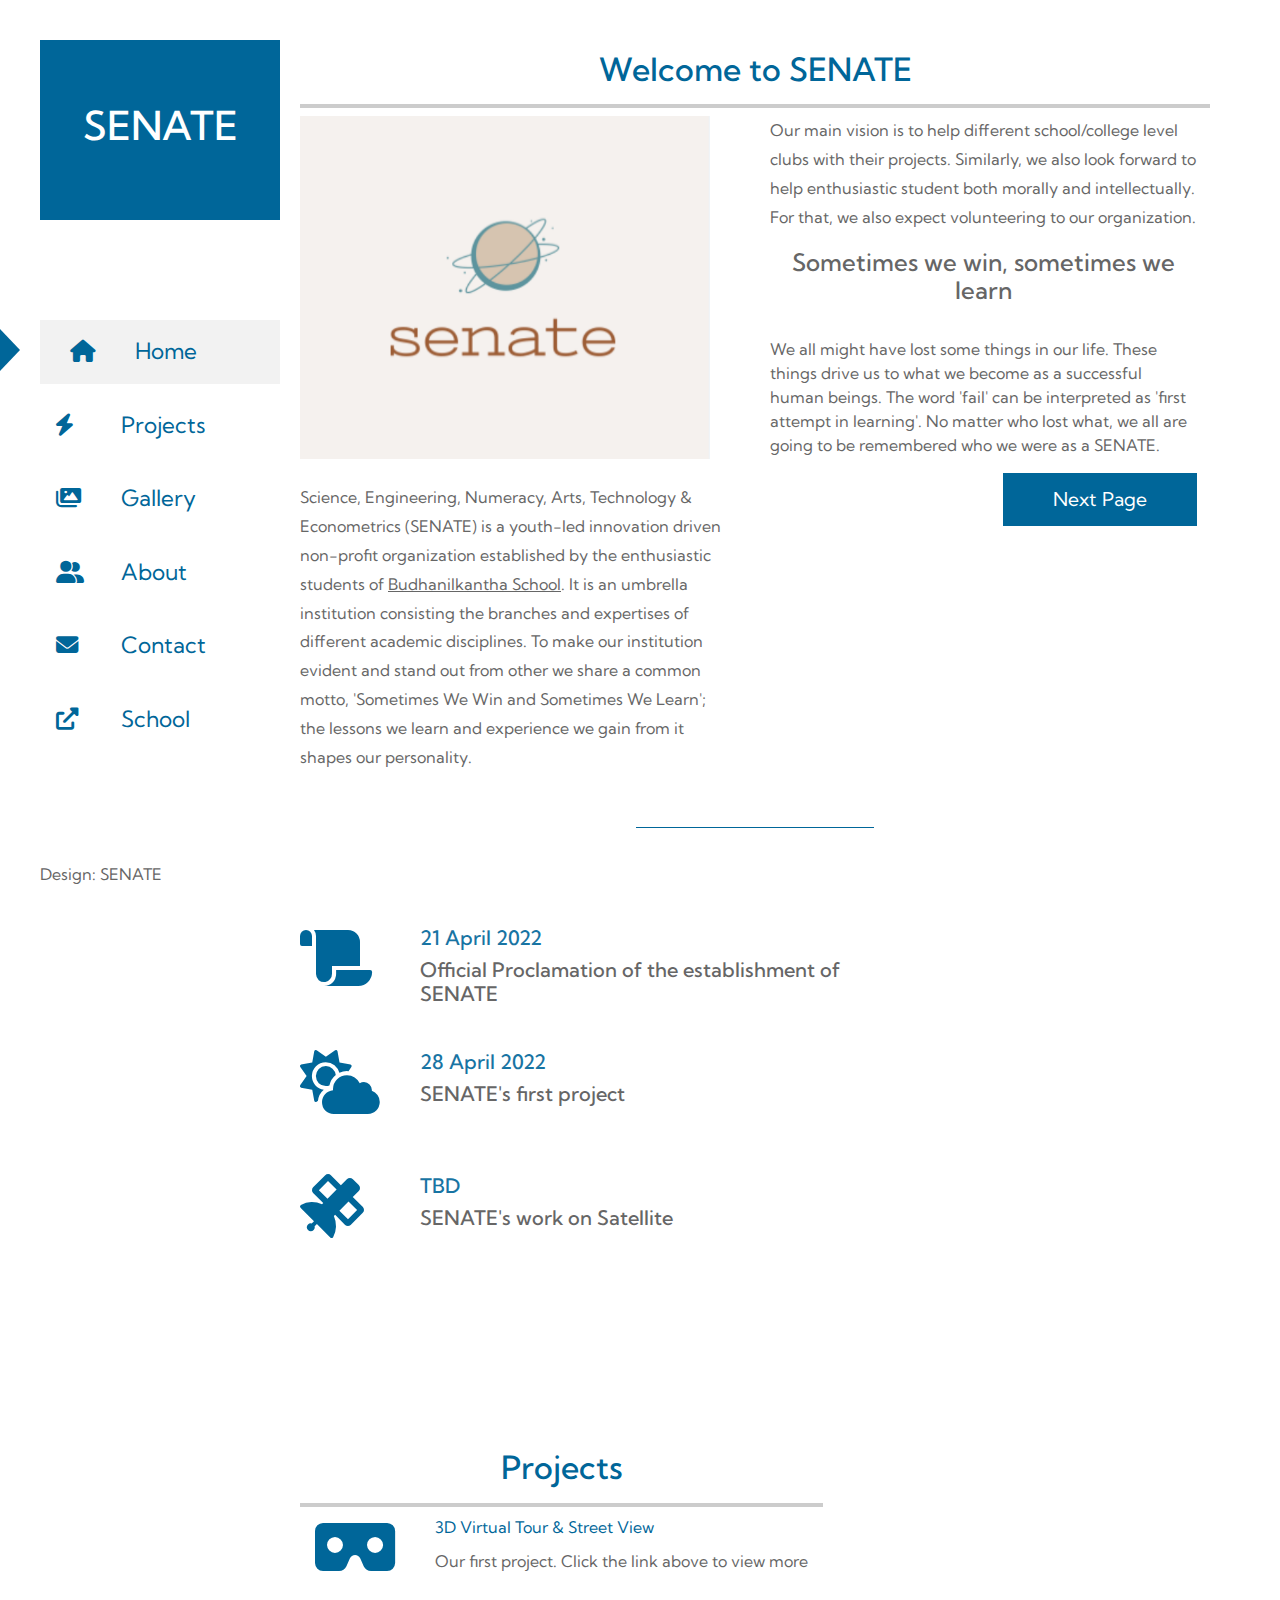
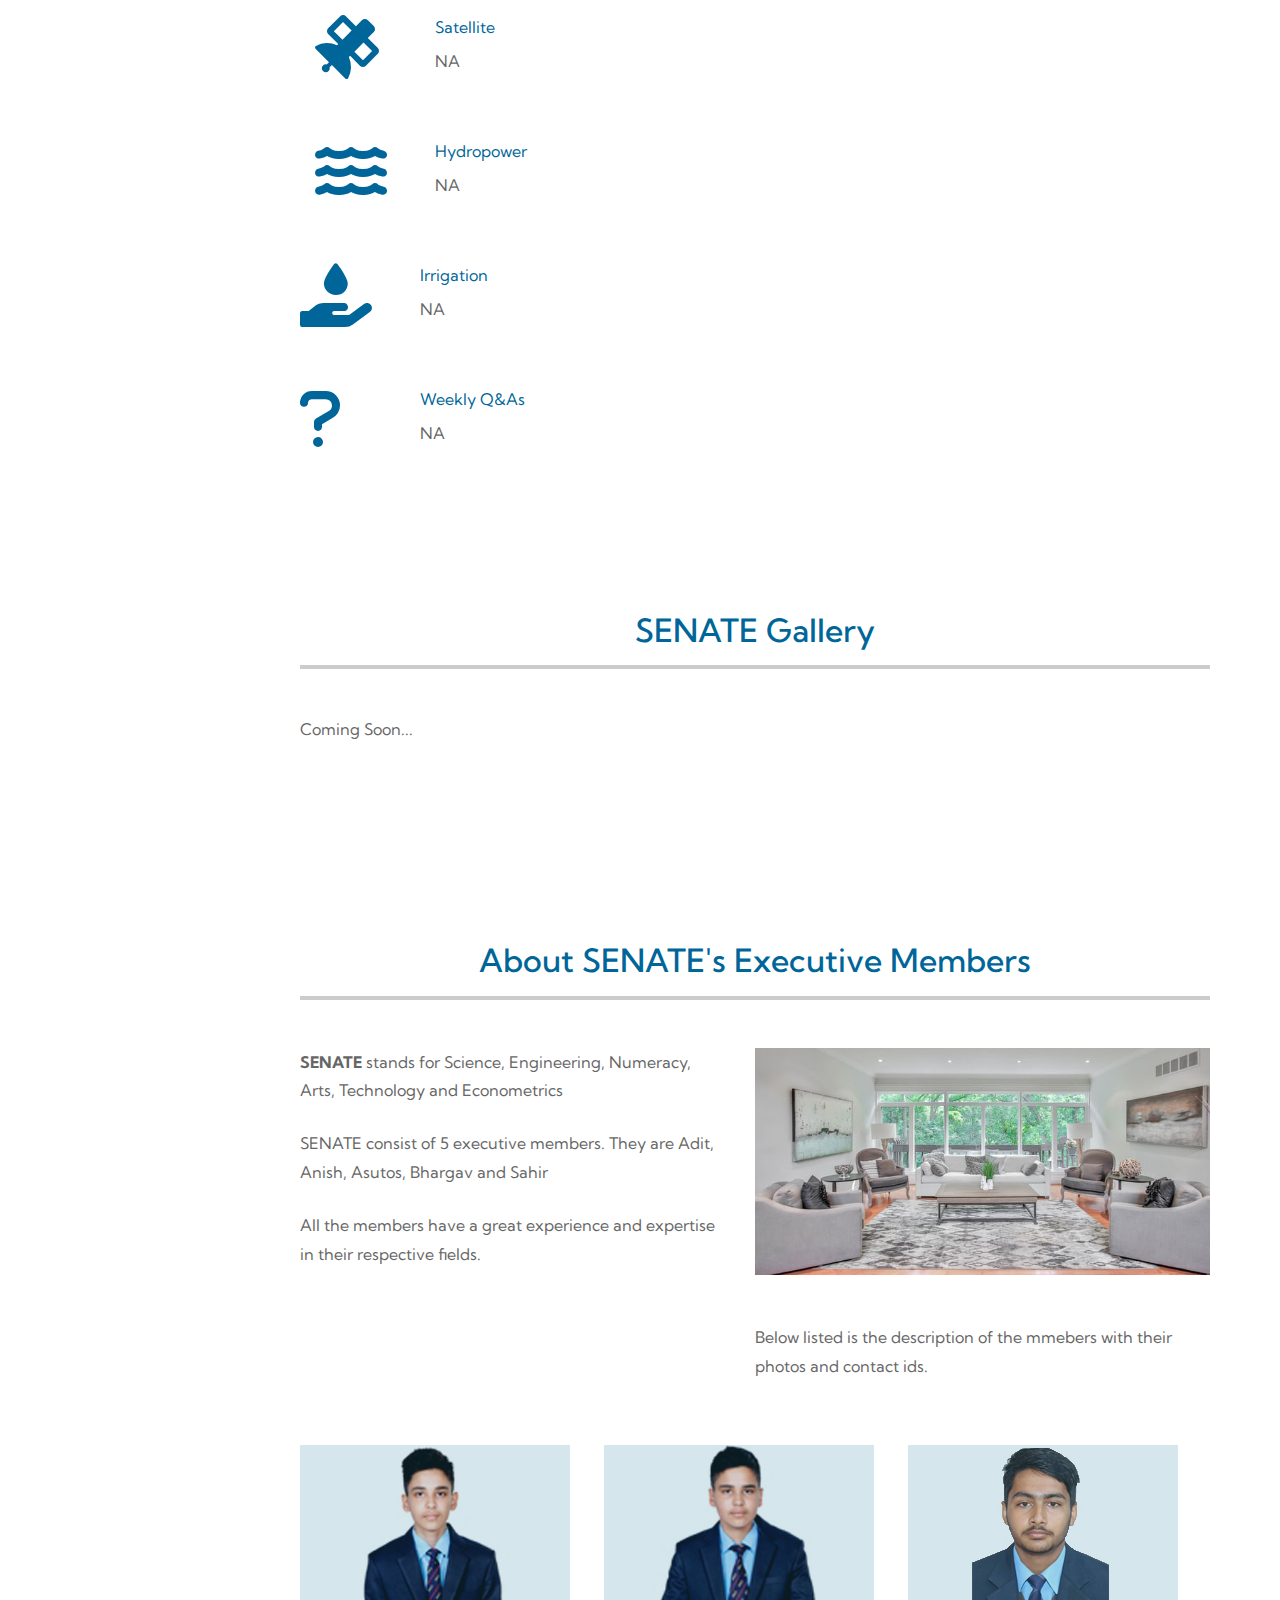
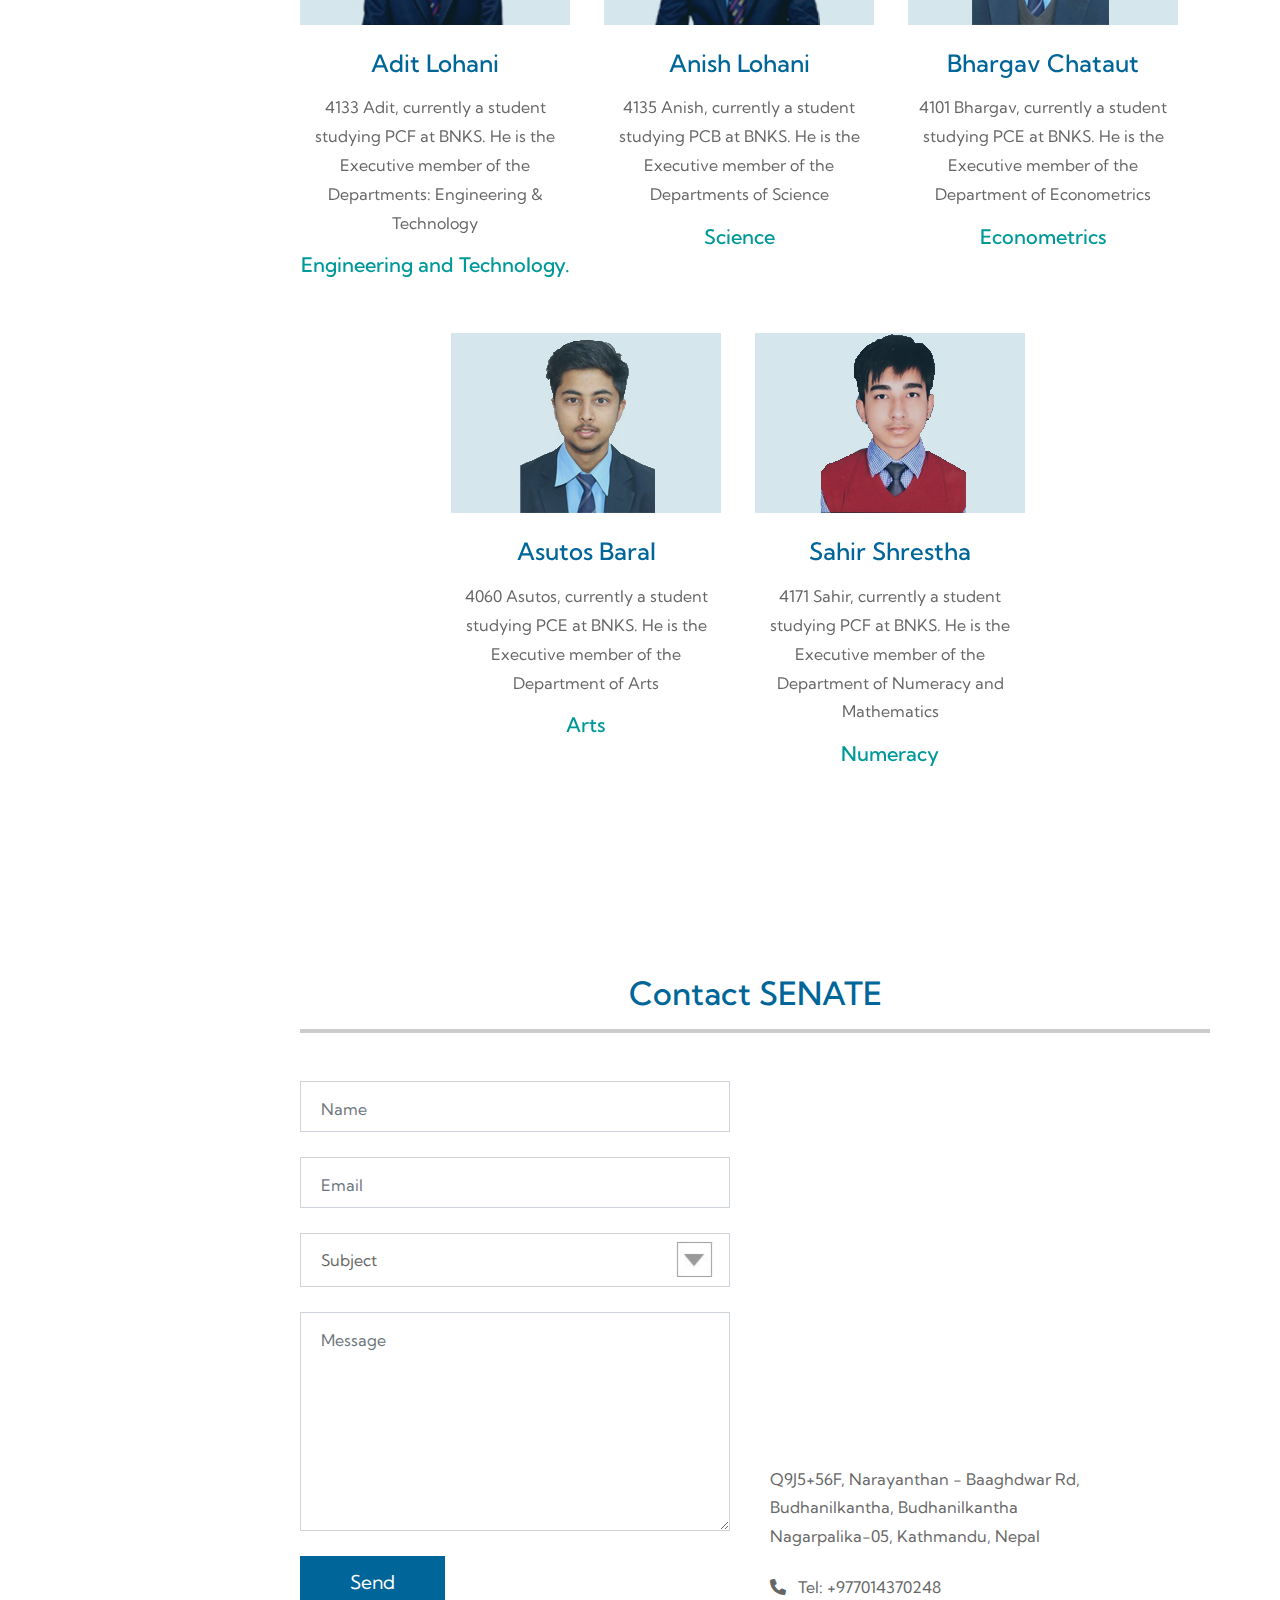
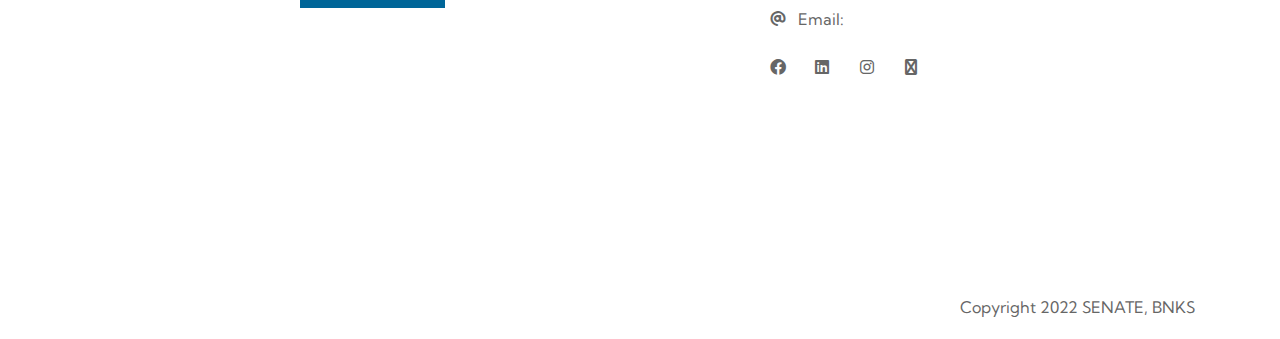
<file: index.html>
<!DOCTYPE html>
<html lang="en">
<head>
    <meta charset="UTF-8">
    <meta name="viewport" content="width=device-width, initial-scale=1.0">
    <title>SENATE, BNKS</title>
    <link href="https://fonts.googleapis.com/css2?family=Kumbh+Sans&display=swap" rel="stylesheet"> <!-- https://fonts.google.com/specimen/Kumbh+Sans -->
    <link rel="stylesheet" href="fontawesome/css/all.min.css">  <!-- https://fontawesome.com/-->  
    <link rel="stylesheet" href="css/magnific-popup.css">       <!-- https://dimsemenov.com/plugins/magnific-popup/ -->
    <link rel="stylesheet" href="css/bootstrap.min.css">        <!-- https://getbootstrap.com/ -->
    <link rel="stylesheet" href="slick/slick.min.css">          <!-- https://kenwheeler.github.io/slick/ -->
    <link rel="stylesheet" href="slick/slick-theme.css">
    <link rel="stylesheet" href="css/templatemo-upright.css">
    <!-- Favicon -->
    <link href="favicon.ico" rel="shortcut icon" />
<!--
    
TemplateMo 555 Upright

https://templatemo.com/tm-555-upright

-->
</head>
<body>    
    <div class="container-fluid">
        <div class="row">
            <!-- Leftside bar -->
            <div id="tm-sidebar" class="tm-sidebar"> 
                <nav class="tm-nav">
                    <button class="navbar-toggler" type="button" aria-label="Toggle navigation">
                        <i class="fas fa-bars"></i>
                    </button>
                    <div>
                        <div class="tm-brand-box">
                            <h1 class="tm-brand">SENATE</h1>
                        </div>                
                        <ul id="tm-main-nav">
                            <li class="nav-item">                                
                                <a href="#home" class="nav-link current">
                                    <div class="triangle-right"></div>
                                    <i class="fas fa-home nav-icon"></i>
                                    Home
                                </a>
                            </li>
                            <li class="nav-item">
                                <a href="#projects" class="nav-link">
                                    <div class="triangle-right"></div>
                                    <i class="fas fa-bolt nav-icon"></i>
                                    Projects
                                </a>
                            </li>
                            <li class="nav-item">
                                <a href="#gallery" class="nav-link">
                                    <div class="triangle-right"></div>
                                    <i class="fas fa-images nav-icon"></i>
                                    Gallery
                                </a>
                            </li>
                            <li class="nav-item">
                                <a href="#about" class="nav-link">
                                    <div class="triangle-right"></div>
                                    <i class="fas fa-user-friends nav-icon"></i>
                                    About
                                </a>
                            </li>
                            <li class="nav-item">
                                <a href="#contact" class="nav-link">
                                    <div class="triangle-right"></div>
                                    <i class="fas fa-envelope nav-icon"></i>
                                    Contact
                                </a>
                            </li>
                            <li class="nav-item">
                                <a href="http:/bnks.edu.np" class="nav-link external" target="_blank" rel="sponsored">
                                    <div class="triangle-right"></div>
                                    <i class="fas fa-external-link-alt nav-icon"></i>
                                    School
                                </a>
                            </li>
                        </ul>
                    </div>
                    <footer class="mb-3 tm-mt-100">
                        Design: SENATE
                    </footer>
                </nav>
            </div>
            
            <div class="tm-new">
                <!-- Home section -->
                <!--<div class="tm-parallax" data-parallax="scroll" data-image-src>-->
                    <!--<div class="tm-parallax" data-parallax="scroll" data-image-src></div>-->                   
                    <section id="home" class="tm-section">
                        <h2 class="tm-text-primary" align="center">Welcome to SENATE</h2>
                        <hr class="mb-2">
                        <div class="row">
                            <div class="col-lg-6 tm-col-home mb-4">
                                <div class="tm-text-container">
                                    <div class="media mb-4">
                                        <embed src="img/logo.png" width="410" height="343" align="center">
                                    </div>                                
                                    <p>
                                        Science, Engineering, Numeracy, Arts, Technology & Econometrics (SENATE) is a youth-led innovation driven non-profit organization established by the enthusiastic students of <a href="http:/bnks.edu.np" target="_blank"><u>Budhanilkantha School</u></a></a>. It is an umbrella institution consisting the branches and expertises of different academic disciplines. To make our institution evident and stand out from other we share a common motto, 'Sometimes We Win and Sometimes We Learn'; the lessons we learn and experience we gain from it shapes our personality.
                                    </p>
                                   
                                </div>                                
                            </div>
                            <div class="col-lg-6 tm-col-home mb-4">
                                <div class="tm-text-container">                             
                                    <p>
                                        Our main vision is to help different school/college level clubs with their projects. Similarly, we also look forward to help enthusiastic student both morally and intellectually. For that, we also expect volunteering to our organization.
                                    </p>
                                    <p>
                                        <h4 align="center">Sometimes we win, sometimes we learn</h4>
                                        <br>
                                          
                                        We all might have lost some things in our life. These things drive us to what 
                                        we become as a successful human beings. The word 'fail' can be interpreted
                                        as 'first attempt in learning'. No matter who lost what, we all are going to 
                                        be remembered who we were as a SENATE. 
                                    </p>
                                    <div class="text-right">
                                        <a href="#timeline" class="btn btn-primary tm-btn-next">Next Page</a>
                                    </div>                                    
                                </div>
                            </div>
                        </div>
                        <hr class="tm-hr-short mb-5">
                        <div class="row tm-row-home">                            
                            <div class="tm-col-home tm-col-home-l">
                                <section id="timeline" class="tm-section">
                                <div class="media mb-4">
                                    <i class="fas fa-scroll fa-4x tm-post-icon tm-text-primary"></i>
                                    <div class="media-body">
                                        <a><h5 color="#1874a3"><font color="#1874a3">21 April 2022</font></h5></a>
                                        <a><h5>Official Proclamation of the establishment of SENATE</h5></a>
                                    </div>                                    
                                </div>
                                <div class="media mb-4">
                                    <i class="fas fa-cloud-sun fa-4x tm-post-icon tm-text-primary"></i>
                                    <div class="media-body">
                                        <a><h5 color="#1874a3"><font color="#1874a3">28 April 2022</font></h5></a>
                                        <a href="3d.html" class="d-block mb-2 tm=text-primary tm-post-link"><h5>SENATE's first project</h5></a>  
                                    </div>                                    
                                </div>
                                <div class="media mb-4">
                                    <i class="fas fa-satellite fa-4x tm-post-icon tm-text-primary"></i>
                                    <div class="media-body">
                                        <a><h5 color="#1874a3"><font color="#1874a3">TBD</font></h5></a>
                                        <a href="#projects" class="d-block mb-2 tm=text-primary tm-post-link"><h5>SENATE's work on Satellite</h5></a>
                                    </div>                                    
                                </div>
                                </section>
                            </div>
                            
<!--<div class="tm-col-home mr-0 ml-auto">
                                <embed src="img/img-home-01-big.jpg" width="250">                               
                            </div>
                        </div>-->
                    </section>
                </div>
                <!-- Project -->
                <div class="tm-new">
                    <!--<div class="tm-parallax" data-parallax="scroll" data-image-src="img/img-02.jpg"></div>-->
                    <section id="projects" class="tm-section">
                        <h2 class="tm-text-primary" align="center">Projects</h2>
                        <hr class="mb-2">
                        <div class="container">
                            <div class="obj-card">
                                <div class="row">
                                    <div class="col-md-12">
                                        <div class="media mb-8">
                                            <i class="fas fa-vr-cardboard fa-4x tm-post-icon tm-text-primary"></i>
                                            <div class="media-body">
                                                <a href="3d.html" class="d-block mb-2 tm-text-primary tm-post-link">3D Virtual Tour & Street View </a>  
                                                <p>
                                                    Our first project. Click the link above to view more
                                                </p>
                                            </div>                                    
                                        </div> 
                                        <div class="media mb-4">
                                            <i class="fas fa-satellite fa-4x tm-post-icon tm-text-primary"></i>
                                            <div class="media-body">
                                                <a href="#" class="d-block mb-2 tm-text-primary tm-post-link">Satellite</a>  
                                                <p>
                                                    NA
                                                </p>
                                            </div>                                    
                                        </div> 
                                        <div class="media mb-4">
                                            <i class="fas fa-water fa-4x tm-post-icon tm-text-primary"></i>
                                            <div class="media-body">
                                                <a href="#" class="d-block mb-2 tm-text-primary tm-post-link">Hydropower</a>  
                                                <p>
                                                    NA
                                                </p>
                                            </div>                                    
                                        </div> 
                                    
                                </div>
                                </div>
                            </div>
                        </div>
                                            <div class="media mb-4">
                                                <i class="fa-solid fa-hand-holding-droplet fa-4x tm-post-icon tm-text-primary"></i>
                                             <div class="media-body">
                                                <a href="#" class="d-block mb-2 tm-text-primary tm-post-link">Irrigation</a>  
                                                <p>
                                                    NA
                                                </p>
                                </div>                                    
                            </div> 
                            <div class="media mb-4">
                                <i class="fas fa-question fa-4x tm-post-icon tm-text-primary"></i>
                                <div class="media-body">
                                    <a href="#" class="d-block mb-2 tm-text-primary tm-post-link">Weekly Q&As</a>  
                                    <p>
                                        NA
                                    </p>
                                </div>                                    
                            </div> 
                        
                        
                        </div>
                        </div>
                    </section>
                    </div>
                </div>

                <!-- Gallery section -->
                <div class="tm-new">
                    <!--<div class="tm-parallax" data-parallax="scroll" data-image-src="img/img-02.jpg"></div>-->                  
                    <section id="gallery" class="tm-section">
                        <h2 class="tm-text-primary" align="center">SENATE Gallery</h2>
                        <hr class="mb-5"><!--
                        <ul class="tm-gallery-links">
                            <li>
                                <a href="javascript:void(0);" class="active tm-gallery-link" data-filter="*">
                                    <i class="fas fa-layer-group tm-gallery-link-icon"></i>
                                    All
                                </a>
                            </li>
                            <li>
                                <a href="javascript:void(0);" class="tm-gallery-link" data-filter="portrait">
                                    <i class="fas fa-portrait tm-gallery-link-icon"></i>
                                    Portraits
                                </a>
                            </li>
                            <li>
                                <a href="javascript:void(0);" class="tm-gallery-link" data-filter="nature">
                                    <i class="fas fa-leaf tm-gallery-link-icon"></i>
                                    Nature
                                </a>
                            </li>
                            <li>
                                <a href="javascript:void(0);" class="tm-gallery-link" data-filter="animal">
                                    <i class="fas fa-paw tm-gallery-link-icon"></i>
                                    Animals
                                </a>
                            </li>
                            <li>
                                <a href="javascript:void(0);" class="tm-gallery-link" data-filter="building">
                                    <i class="far fa-building tm-gallery-link-icon"></i>
                                    Buildings
                                </a>
                            </li>
                        </ul>
                        <div class="tm-gallery">
                            <figure class="effect-honey tm-gallery-item portrait">
                                <img src="img/gallery/tn/portrait-01.jpg" alt="Image"/>
                                <figcaption>
                                    <h2><i>Dreamy Honey</i></h2>
                                    <a href="img/gallery/portrait-01.jpg">View more</a>						
                                </figcaption>			
                            </figure>
                            <figure class="effect-honey tm-gallery-item building">
                                <img src="img/gallery/tn/building-01.jpg" alt="Image"/>
                                <figcaption>
                                    <h2><i>Dreamy Honey</i></h2>
                                    <a href="img/gallery/building-01.jpg">View more</a>						
                                </figcaption>			
                            </figure>  
                            <figure class="effect-honey tm-gallery-item nature">
                                <img src="img/gallery/tn/nature-01.jpg" alt="Image"/>
                                <figcaption>
                                    <h2><i>Dreamy Honey</i></h2>
                                    <a href="img/gallery/nature-01.jpg">View more</a>						
                                </figcaption>			
                            </figure>
                            <figure class="effect-honey tm-gallery-item animal">
                                <img src="img/gallery/tn/animal-01.jpg" alt="Image"/>
                                <figcaption>
                                    <h2><i>Dreamy Honey</i></h2>
                                    <a href="img/gallery/animal-01.jpg">View more</a>						
                                </figcaption>			
                            </figure> 
                            <figure class="effect-honey tm-gallery-item building">
                                <img src="img/gallery/tn/building-02.jpg" alt="Image"/>
                                <figcaption>
                                    <h2><i>Dreamy Honey</i></h2>
                                    <a href="img/gallery/building-02.jpg">View more</a>						
                                </figcaption>			
                            </figure>
                            <figure class="effect-honey tm-gallery-item nature">
                                <img src="img/gallery/tn/nature-02.jpg" alt="Image"/>
                                <figcaption>
                                    <h2><i>Dreamy Honey</i></h2>
                                    <a href="img/gallery/nature-02.jpg">View more</a>						
                                </figcaption>			
                            </figure> 
                            <figure class="effect-honey tm-gallery-item portrait">
                                <img src="img/gallery/tn/portrait-02.jpg" alt="Image"/>
                                <figcaption>
                                    <h2><i>Dreamy Honey</i></h2>
                                    <a href="img/gallery/portrait-02.jpg">View more</a>						
                                </figcaption>			
                            </figure>
                            <figure class="effect-honey tm-gallery-item animal">
                                <img src="img/gallery/tn/animal-02.jpg" alt="Image"/>
                                <figcaption>
                                    <h2><i>Dreamy Honey</i></h2>
                                    <a href="img/gallery/animal-02.jpg">View more</a>						
                                </figcaption>			
                            </figure> 
                            <figure class="effect-honey tm-gallery-item building">
                                <img src="img/gallery/tn/building-03.jpg" alt="Image"/>
                                <figcaption>
                                    <h2><i>Dreamy Honey</i></h2>
                                    <a href="img/gallery/building-03.jpg">View more</a>						
                                </figcaption>			
                            </figure>
                            <figure class="effect-honey tm-gallery-item portrait">
                                <img src="img/gallery/tn/portrait-03.jpg" alt="Image"/>
                                <figcaption>
                                    <h2><i>Dreamy Honey</i></h2>
                                    <a href="img/gallery/portrait-03.jpg">View more</a>						
                                </figcaption>			
                            </figure>
                            <figure class="effect-honey tm-gallery-item animal">
                                <img src="img/gallery/tn/animal-03.jpg" alt="Image"/>
                                <figcaption>
                                    <h2><i>Dreamy Honey</i></h2>
                                    <a href="img/gallery/animal-03.jpg">View more</a>						
                                </figcaption>			
                            </figure>  
                            <figure class="effect-honey tm-gallery-item nature">
                                <img src="img/gallery/tn/nature-03.jpg" alt="Image"/>
                                <figcaption>
                                    <h2><i>Dreamy Honey</i></h2>
                                    <a href="img/gallery/nature-03.jpg">View more</a>						
                                </figcaption>			
                            </figure>
                            <figure class="effect-honey tm-gallery-item animal">
                                <img src="img/gallery/tn/animal-04.jpg" alt="Image"/>
                                <figcaption>
                                    <h2><i>Dreamy Honey</i></h2>
                                    <a href="img/gallery/animal-04.jpg">View more</a>						
                                </figcaption>			
                            </figure> 
                            <figure class="effect-honey tm-gallery-item building">
                                <img src="img/gallery/tn/building-04.jpg" alt="Image"/>
                                <figcaption>
                                    <h2><i>Dreamy Honey</i></h2>
                                    <a href="img/gallery/building-04.jpg">View more</a>						
                                </figcaption>			
                            </figure>
                            <figure class="effect-honey tm-gallery-item nature">
                                <img src="img/gallery/tn/nature-04.jpg" alt="Image"/>
                                <figcaption>
                                    <h2><i>Dreamy Honey</i></h2>
                                    <a href="img/gallery/nature-04.jpg">View more</a>						
                                </figcaption>			
                            </figure> 
                            <figure class="effect-honey tm-gallery-item portrait">
                                <img src="img/gallery/tn/portrait-04.jpg" alt="Image"/>
                                <figcaption>
                                    <h2><i>Dreamy Honey</i></h2>
                                    <a href="img/gallery/portrait-04.jpg">View more</a>						
                                </figcaption>			
                            </figure>
                            <figure class="effect-honey tm-gallery-item animal">
                                <img src="img/gallery/tn/animal-05.jpg" alt="Image"/>
                                <figcaption>
                                    <h2><i>Dreamy Honey</i></h2>
                                    <a href="img/gallery/animal-05.jpg">View more</a>						
                                </figcaption>			
                            </figure> 
                            <figure class="effect-honey tm-gallery-item building">
                                <img src="img/gallery/tn/building-05.jpg" alt="Image"/>
                                <figcaption>
                                    <h2><i>Dreamy Honey</i></h2>
                                    <a href="img/gallery/building-05.jpg">View more</a>						
                                </figcaption>			
                            </figure>
                            <figure class="effect-honey tm-gallery-item portrait">
                                <img src="img/gallery/tn/portrait-05.jpg" alt="Image"/>
                                <figcaption>
                                    <h2><i>Dreamy Honey</i></h2>
                                    <a href="img/gallery/portrait-05.jpg">View more</a>						
                                </figcaption>			
                            </figure>
                            <figure class="effect-honey tm-gallery-item nature">
                                <img src="img/gallery/tn/nature-05.jpg" alt="Image"/>
                                <figcaption>
                                    <h2><i>Dreamy Honey</i></h2>
                                    <a href="img/gallery/nature-05.jpg">View more</a>						
                                </figcaption>			
                            </figure>  
                            <figure class="effect-honey tm-gallery-item nature">
                                <img src="img/gallery/tn/nature-06.jpg" alt="Image"/>
                                <figcaption>
                                    <h2><i>Dreamy Honey</i></h2>
                                    <a href="img/gallery/nature-06.jpg">View more</a>						
                                </figcaption>			
                            </figure>
                            <figure class="effect-honey tm-gallery-item animal">
                                <img src="img/gallery/tn/animal-06.jpg" alt="Image"/>
                                <figcaption>
                                    <h2><i>Dreamy Honey</i></h2>
                                    <a href="img/gallery/animal-06.jpg">View more</a>						
                                </figcaption>			
                            </figure> 
                            <figure class="effect-honey tm-gallery-item building">
                                <img src="img/gallery/tn/building-06.jpg" alt="Image"/>
                                <figcaption>
                                    <h2><i>Dreamy Honey</i></h2>
                                    <a href="img/gallery/building-06.jpg">View more</a>						
                                </figcaption>			
                            </figure>
                            <figure class="effect-honey tm-gallery-item portrait">
                                <img src="img/gallery/tn/portrait-06.jpg" alt="Image"/>
                                <figcaption>
                                    <h2><i>Dreamy Honey</i></h2>
                                    <a href="img/gallery/portrait-06.jpg">View more</a>						
                                </figcaption>			
                            </figure>
                            <figure class="effect-honey tm-gallery-item nature">
                                <img src="img/gallery/tn/nature-07.jpg" alt="Image"/>
                                <figcaption>
                                    <h2><i>Dreamy Honey</i></h2>
                                    <a href="img/gallery/nature-07.jpg">View more</a>						
                                </figcaption>			
                            </figure> 
                            <figure class="effect-honey tm-gallery-item portrait">
                                <img src="img/gallery/tn/portrait-07.jpg" alt="Image"/>
                                <figcaption>
                                    <h2><i>Dreamy Honey</i></h2>
                                    <a href="img/gallery/portrait-07.jpg">View more</a>						
                                </figcaption>			
                            </figure>
                            <figure class="effect-honey tm-gallery-item animal">
                                <img src="img/gallery/tn/animal-07.jpg" alt="Image"/>
                                <figcaption>
                                    <h2><i>Dreamy Honey</i></h2>
                                    <a href="img/gallery/animal-07.jpg">View more</a>						
                                </figcaption>			
                            </figure> 
                            <figure class="effect-honey tm-gallery-item building">
                                <img src="img/gallery/tn/building-07.jpg" alt="Image"/>
                                <figcaption>
                                    <h2><i>Dreamy Honey</i></h2>
                                    <a href="img/gallery/building-07.jpg">View more</a>						
                                </figcaption>			
                            </figure>
                            <figure class="effect-honey tm-gallery-item portrait">
                                <img src="img/gallery/tn/portrait-08.jpg" alt="Image"/>
                                <figcaption>
                                    <h2><i>Dreamy Honey</i></h2>
                                    <a href="img/gallery/portrait-08.jpg">View more</a>						
                                </figcaption>			
                            </figure>
                            <figure class="effect-honey tm-gallery-item building">
                                <img src="img/gallery/tn/building-08.jpg" alt="Image"/>
                                <figcaption>
                                    <h2><i>Dreamy Honey</i></h2>
                                    <a href="img/gallery/building-08.jpg">View more</a>						
                                </figcaption>			
                            </figure>  
                            <figure class="effect-honey tm-gallery-item nature">
                                <img src="img/gallery/tn/nature-08.jpg" alt="Image"/>
                                <figcaption>
                                    <h2><i>Dreamy Honey</i></h2>
                                    <a href="img/gallery/nature-08.jpg">View more</a>						
                                </figcaption>			
                            </figure>
                            <figure class="effect-honey tm-gallery-item animal">
                                <img src="img/gallery/tn/animal-08.jpg" alt="Image"/>
                                <figcaption>
                                    <h2><i>Dreamy Honey</i></h2>
                                    <a href="img/gallery/animal-08.jpg">View more</a>						
                                </figcaption>			
                            </figure> 
                            <figure class="effect-honey tm-gallery-item building">
                                <img src="img/gallery/tn/building-09.jpg" alt="Image"/>
                                <figcaption>
                                    <h2><i>Dreamy Honey</i></h2>
                                    <a href="img/gallery/building-09.jpg">View more</a>						
                                </figcaption>			
                            </figure>
                            <figure class="effect-honey tm-gallery-item nature">
                                <img src="img/gallery/tn/nature-09.jpg" alt="Image"/>
                                <figcaption>
                                    <h2><i>Dreamy Honey</i></h2>
                                    <a href="img/gallery/nature-09.jpg">View more</a>						
                                </figcaption>			
                            </figure> 
                            <figure class="effect-honey tm-gallery-item portrait">
                                <img src="img/gallery/tn/portrait-09.jpg" alt="Image"/>
                                <figcaption>
                                    <h2><i>Dreamy Honey</i></h2>
                                    <a href="img/gallery/portrait-09.jpg">View more</a>						
                                </figcaption>			
                            </figure>
                            <figure class="effect-honey tm-gallery-item animal">
                                <img src="img/gallery/tn/animal-09.jpg" alt="Image"/>
                                <figcaption>
                                    <h2><i>Dreamy Honey</i></h2>
                                    <a href="img/gallery/animal-09.jpg">View more</a>						
                                </figcaption>			
                            </figure> 
                        </div>-->
                        <font>Coming Soon...</font>
                    </section>
                </div> 
                <!-- About section -->
                <div class="tm-new">
                    <!--<div class="tm-parallax" data-parallax="scroll" data-image-src="img/img-03.jpg"></div>-->
                    <section id="about" class="tm-section">
                        <h2 class="tm-text-primary" align="center">About SENATE's Executive Members</h2>
                        <hr class="mb-5">
                        
                        <div class="row tm-row-about">
                            <div class="tm-col-about tm-col-about-l">
                                <p class="mb-4">
                                    <b>SENATE</b> stands for  Science, Engineering, Numeracy, Arts, Technology and Econometrics</p>
                                <p class="mb-4">
                                    SENATE consist of 5 executive members. They are Adit, Anish, Asutos, Bhargav and Sahir 
                                </p>
                                <p class="mb-4">
                                    All the members have a great experience and expertise in their respective fields. 
                                </p>
                            </div>
                            <div class="tm-col-about tm-col-about-r">
                                <img src="img/img-about-01.jpg" alt="Image" class="img-fluid mb-5 tm-img-about">
                                <p>
                                    Below listed is the description of the mmebers with their photos and contact ids.
                                </p>
                            </div>
                        </div>
                        <div class="mt-5">
                            <div class="tm-carousel">
                                <div class="tm-carousel-item">
                                    <figure class="effect-honey mb-4">
                                        <img src="img/about-01.jpg" alt="Adit Lohani">
                                        <figcaption>
                                            <ul class="tm-social">
                                                <li><a href="https://www.facebook.com/adit.lohani" class="tm-social-link"><i class="fab fa-facebook"></i></a></li>
                                                <li><a href="https://twitter.com/AditLohani" class="tm-social-link"><i class="fab fa-twitter"></i></a></li>
                                                <li><a href="https://www.instagram.com/1add3it3/" class="tm-social-link"><i class="fab fa-instagram"></i></a></li>
                                            </ul>
                                        </figcaption>
                                    </figure>
                                    <div class="tm-about-text">
                                        
                                        <h3 class="mb-3 tm-text-primary tm-about-title" align="center">Adit Lohani</h3>
                                        <p align="center">4133 Adit, currently a student studying PCF at BNKS. He is the Executive member of the Departments: Engineering & Technology</p>
                                        <h4 class="tm-text-secondary tm-about-subtitle" align="center"> Engineering and Technology.</h4>
                                    </div>
                                </div>
                                
                                <div class="tm-carousel-item">
                                    <figure class="effect-honey mb-4">
                                        <img src="img/anish.jpg" alt="Anish Lohani">
                                        <figcaption>
                                            <ul class="tm-social">
                                                <li><a href="https://www.facebook.com/anish.lohani.5" class="tm-social-link"><i class="fab fa-facebook"></i></a></li>
                                                <li><a href="https://twitter.com/Anish40554397" class="tm-social-link"><i class="fab fa-twitter"></i></a></li>
                                                <li><a href="https://www.instagram.com/anishl135/" class="tm-social-link"><i class="fab fa-instagram"></i></a></li>
                                            </ul>
                                        </figcaption>
                                    </figure>
                                    <div class="tm-about-text">
                                        <h3 class="mb-3 tm-text-primary tm-about-title" align="center">Anish Lohani</h3>
                                        <p align="center">4135 Anish, currently a student studying PCB at BNKS. He is the Executive member of the Departments of Science</p>
                                        <h4 class="tm-text-secondary tm-about-subtitle" align="center">Science</h4>
                                    </div>
                                </div>

                                <div class="tm-carousel-item">
                                    <figure class="effect-honey mb-4">
                                        <img src="img/bhargav.jpg" alt="Bhargav Chataut">
                                        <figcaption>
                                            <ul class="tm-social">
                                                <li><a href="https://www.facebook.com/bhargav.chataut.1" class="tm-social-link"><i class="fab fa-facebook"></i></a></li>
                                                <li><a href="https://www.instagram.com/bhargavchataut/" class="tm-social-link"><i class="fab fa-instagram"></i></a></li>
                                            </ul>
                                        </figcaption>
                                    </figure>
                                    <div class="tm-about-text">
                                        <h5 class="mb-3 tm-text-primary tm-about-title"align="center">Bhargav Chataut</h5>
                                        <p align="center">4101 Bhargav, currently a student studying PCE at BNKS. He is the Executive member of the Department of Econometrics</p>
                                        <h4 class="tm-text-secondary tm-about-subtitle" align="center">Econometrics</h4>
                                    </div>
                            </div>
                        </div>
                        <div class="mt-5">
                            <div class="tm-carousel">
                                <div class="tm-carousel-item">
                                    <figure class="effect-honey mb-4">
                                        <img src="img/asutos.jpg" alt="Asutos Baral">
                                        <figcaption>
                                            <ul class="tm-social">
                                                <li><a href="https://www.facebook.com/aautos.baral" class="tm-social-link"><i class="fab fa-facebook"></i></a></li>
                                                <li><a href="https://www.instagram.com/asutosbaral/" class="tm-social-link"><i class="fab fa-instagram"></i></a></li>
                                            </ul>
                                        </figcaption>
                                    </figure>
                                    <div class="tm-about-text">
                                        <h3 class="mb-3 tm-text-primary tm-about-title"align="center">Asutos Baral</h3>
                                        <p align="center">4060 Asutos, currently a student studying PCE at BNKS. He is the Executive member of the Department of Arts</p>
                                        <h4 class="tm-text-secondary tm-about-subtitle" align="center">Arts</h4>
                                    </div>
                                </div>                                                
                                <div class="tm-carousel-item">
                                    <figure class="effect-honey mb-4">
                                        <img src="img/sahir.jpg" alt="Sahir Shrestha">
                                        <figcaption>
                                            <ul class="tm-social">
                                                <li><a href="https://www.facebook.com/sahir.shrestha.327" class="tm-social-link"><i class="fab fa-facebook"></i></a></li>
                                                <li><a href="https://instagram.com" class="tm-social-link"><i class="fab fa-instagram"></i></a></li>
                                            </ul>
                                        </figcaption>
                                    </figure>
                                    <div class="tm-about-text">
                                        <h3 class="mb-3 tm-text-primary tm-about-title" align="center">Sahir Shrestha</h3>
                                        <p align="center">4171 Sahir, currently a student studying PCF at BNKS. He is the Executive member of the Department of Numeracy and Mathematics</p>
                                        <h4 class="tm-text-secondary tm-about-subtitle" align="center">Numeracy</h4>
                                    </div>
                                </div>
                    </section>
                </div>
                <!-- Contact section -->
                <div class="tm-new">
                    <!--<div class="tm-parallax" data-parallax="scroll" data-image-src="img/img-04.jpg"></div>-->
                    <div id="contact" class="tm-section">
                        <h2 class="tm-text-primary" align="center">Contact SENATE</h2>
                        <hr class="mb-5">
                        <div class="row">
                            <div class="col-xl-6 tm-contact-col-l mb-4">
                                <form target="_blank" action="https://formsubmit.co/lohaniadit4133@gmail.com" method="POST">
                                    <div class="form-group">
                                        <input type="text" name="name" class="form-control rounded-0" placeholder="Name" required />
                                    </div>
                                    <div class="form-group">
                                        <input type="email" name="email" class="form-control rounded-0" placeholder="Email" required />
                                    </div>
                                    <div class="form-group">
                                        <select class="form-control" id="contact-select" name="inquiry">
                                            <option value="-">Subject</option>
                                            <option value="sales">Sales &amp; Marketing</option>
                                            <option value="creative">Creative Design</option>
                                            <option value="uiux">UI / UX</option>
                                        </select>
                                    </div>
                                    <div class="form-group">
                                        <textarea rows="8" name="message" class="form-control rounded-0" placeholder="Message" required=></textarea>
                                    </div>
            
                                    <div class="form-group tm-text-right">
                                        <button type="submit" class="btn btn-primary">Send</button>
                                    </div>
                                </form>
                            </div>
                            <div class="col-xl-6 tm-contact-col-r">
                                <!-- Map -->
                                <div class="mapouter mb-4">
                                    <div class="gmap_canvas">
                                        <iframe width="100%" height="520" id="gmap_canvas"
                                            src="https://maps.google.com/maps?q=budhanilkantha%20school&t=k&z=19&ie=UTF8&iwloc=&output=embed"
                                            frameborder="0" scrolling="no" marginheight="0" marginwidth="0"></iframe>
                                    </div>
                                </div>
            
                                <!-- Address -->
                                <address class="mb-4">
                                    Q9J5+56F, Narayanthan - Baaghdwar Rd,<br>
                                    Budhanilkantha, Budhanilkantha <br>
                                    Nagarpalika-05, Kathmandu, Nepal 
                                </address>
            
                                <!-- Links -->
                                <ul class="tm-contact-links mb-4">
                                    <li class="mb-2">
                                        <a href="tel:+977014370248">
                                            <i class="fas fa-phone mr-2 tm-contact-link-icon"></i>
                                            Tel: +977014370248
                                        </a>
                                    </li>
                                    <li>
                                        <a href="mailto:info@company.com">
                                            <i class="fas fa-at mr-2 tm-contact-link-icon"></i>
                                            Email: 
                                        </a>
                                    </li>
                                </ul>
                                <ul class="tm-contact-social">
                                    <li><a href="https://fb.com/templatemo" class="tm-social-link"><i class="fab fa-facebook"></i></a></li>
                                    <li><a href="https://www.linkedin.com/company/senate4000/" class="tm-social-link"><i class="fab fa-linkedin"></i></a></li>
                                    <li><a href="https://instagram.com" class="tm-social-link"><i class="fab fa-instagram"></i></a></li>
                                    <li><a href="https://youtube.com" class="tm-social-link"><i class="fab fa-inbox"></i></a></li>
                                </ul>
                            </div>
                        </div>
                    </div>
                </div>

                <!-- Copyright -->                
                <div class="tm-section-wrap tm-copyright row">
                    <div class="col-12">
                        <div class="text-right">
                            Copyright 2022 SENATE, BNKS
                        </div> 
                    </div>
                </div>                 
            </div> <!-- .tm-main -->                      
        </div> <!-- .row -->
    </div> <!-- .container-fluid -->
    <script src="js/jquery-3.4.1.min.js"></script>          <!-- https://jquery.com/ -->
    <script src="js/jquery.singlePageNav.min.js"></script>  <!-- https://github.com/ChrisWojcik/single-page-nav -->
    <script src="js/parallax/parallax.min.js"></script>     <!-- https://pixelcog.github.io/parallax.js/ -->
    <script src="js/imagesloaded.pkgd.min.js"></script>     <!-- https://imagesloaded.desandro.com/ -->
    <script src="js/isotope.pkgd.min.js"></script>          <!-- https://isotope.metafizzy.co/ -->
    <script src="js/jquery.magnific-popup.min.js"></script> <!-- https://dimsemenov.com/plugins/magnific-popup/ -->
    <script src="slick/slick.min.js"></script>              <!-- https://kenwheeler.github.io/slick/ -->
    <script src="js/templatemo-script.js"></script>
</body>
</html>
</file>
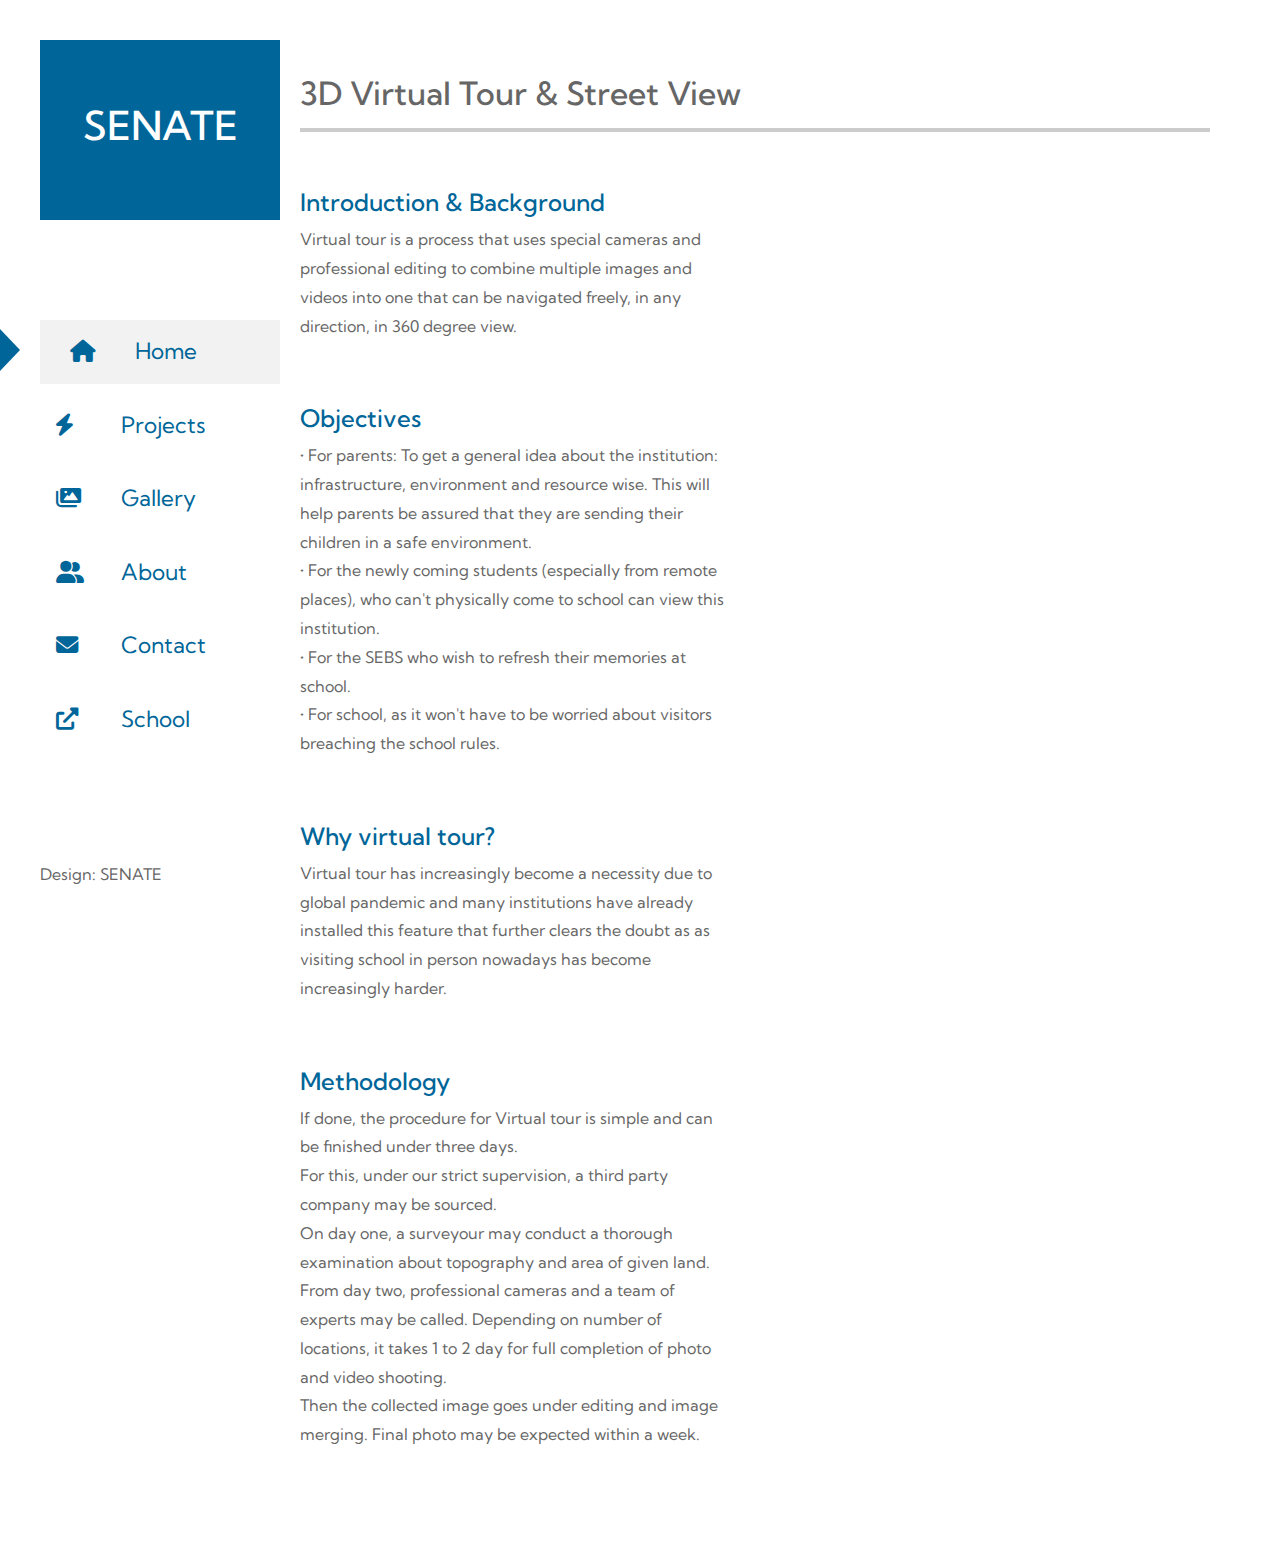
<file: 3d.html>
<html lang="en">
<head>
    <meta charset="UTF-8">
    <meta name="viewport" content="width=device-width, initial-scale=1.0">
    <title>3D Virtual Tour & Street View</title>
    <link href="https://fonts.googleapis.com/css2?family=Kumbh+Sans&display=swap" rel="stylesheet"> <!-- https://fonts.google.com/specimen/Kumbh+Sans -->
    <link rel="stylesheet" href="fontawesome/css/all.min.css">  <!-- https://fontawesome.com/-->  
    <link rel="stylesheet" href="css/magnific-popup.css">       <!-- https://dimsemenov.com/plugins/magnific-popup/ -->
    <link rel="stylesheet" href="css/bootstrap.min.css">        <!-- https://getbootstrap.com/ -->
    <link rel="stylesheet" href="slick/slick.min.css">          <!-- https://kenwheeler.github.io/slick/ -->
    <link rel="stylesheet" href="slick/slick-theme.css">
    <link rel="stylesheet" href="css/templatemo-upright.css">
    <!-- Favicon -->
    <link href="favicon.ico" rel="shortcut icon" />
<!--
    
TemplateMo 555 Upright

https://templatemo.com/tm-555-upright

-->
</head>
<body>    
    <div class="container-fluid">
        <div class="row">
            <!-- Leftside bar -->
            <div id="tm-sidebar" class="tm-sidebar"> 
                <nav class="tm-nav">
                    <button class="navbar-toggler" type="button" aria-label="Toggle navigation">
                        <i class="fas fa-bars"></i>
                    </button>
                    <div>
                        <div class="tm-brand-box">
                            <h1 class="tm-brand">SENATE</h1>
                        </div>                
                        <ul id="tm-main-nav">
                            <li class="nav-item">                                
                                <a href="index.html" class="nav-link current">
                                    <div class="triangle-right"></div>
                                    <i class="fas fa-home nav-icon"></i>
                                    Home
                                </a>
                            </li>
                            <li class="nav-item">
                                <a href="index.html" class="nav-link">
                                    <div class="triangle-right"></div>
                                    <i class="fas fa-bolt nav-icon"></i>
                                    Projects
                                </a>
                            </li>
                            <li class="nav-item">
                                <a href="index.html" class="nav-link">
                                    <div class="triangle-right"></div>
                                    <i class="fas fa-images nav-icon"></i>
                                    Gallery
                                </a>
                            </li>
                            <li class="nav-item">
                                <a href="index.html" class="nav-link">
                                    <div class="triangle-right"></div>
                                    <i class="fas fa-user-friends nav-icon"></i>
                                    About
                                </a>
                            </li>
                            <li class="nav-item">
                                <a href="index.html" class="nav-link">
                                    <div class="triangle-right"></div>
                                    <i class="fas fa-envelope nav-icon"></i>
                                    Contact
                                </a>
                            </li>
                            <li class="nav-item">
                                <a href="http:/bnks.edu.np" class="nav-link external" target="_blank" rel="sponsored">
                                    <div class="triangle-right"></div>
                                    <i class="fas fa-external-link-alt nav-icon"></i>
                                    School
                                </a>
                            </li>
                        </ul>
                    </div>
                    <footer class="mb-3 tm-mt-100">
                        Design: SENATE
                    </footer>
                </nav>
            </div>
<!--body-->
    <section id="projects" class="tm-section">
            <div class="tm-new">
                <br>
                <h2>3D Virtual Tour & Street View</h2>
                <hr class="mb-2">
                <br>
                <br>
                <h4 class="tm-text-primary" align="left">Introduction & Background</h4>
                <div class="row">
                    <div class="col-lg-6 tm-col-home mb-4">
                        <div class="tm-text-container">
                            <div class="media mb-4">
                                
                                <p>Virtual tour is a process that uses special cameras and professional editing to combine multiple images and videos into one that can be navigated freely, in any direction, in 360 degree view. </p>
                                <br>
                                
                            </div>
                        </div>
                    </div>
                </div>
                <h4 class="tm-text-primary" align="left">Objectives</h4>
                <div class="row">
                    <div class="col-lg-6 tm-col-home mb-4">
                        <div class="tm-text-container">
                            <div class="media mb-4">
                                
                                <p>•	For parents: To get a general idea about the institution: infrastructure, environment and resource wise. This will help parents be assured that they are sending their children in a safe environment.
                                    <br>•	For the newly coming students (especially from remote places), who can't physically come to school can view this institution.
                                    <br>•	For the SEBS who wish to refresh their memories at school.
                                    <br>•	For school, as it won't have to be worried about visitors breaching the school rules.
                                </p>
                                
                            </div>
                        </div>
                    </div>
                </div>
                <h4 class="tm-text-primary" align="left">Why virtual tour?</h4>
                <div class="row">
                    <div class="col-lg-6 tm-col-home mb-4">
                        <div class="tm-text-container">
                            <div class="media mb-4">
                                
                                <p>Virtual tour  has increasingly  become a necessity due to global pandemic and many institutions have already installed this feature that further clears the doubt as as visiting school in person nowadays has become increasingly harder. 
                                </p>
                                
                            </div>
                        </div>
                    </div> 
                </div>
                <h4 class="tm-text-primary">Methodology</h4>
                <div class="row">
                    <div class="col-lg-6 tm-col-home mb-4">
                        <div class="tm-text-container">
                            <div class="media mb-4">
                                <p>If done, the procedure for Virtual tour is simple and can be finished under three days.
                                    <br>For this, under our strict supervision,  a third party company may be sourced.
                                    <br>On day one, a surveyour may conduct a thorough examination about topography and area of given land. 
                                    <br>From day two, professional cameras and a team of experts may be called. Depending on number of locations, it takes 1 to 2 day for full completion of photo and video shooting. 
                                    <br>Then the collected image goes under editing and image merging. Final photo may be expected within a week.
                                </p>
                            </div>
                        </div>
                    </div> 
                </div>
        </section>
</file>
<file: css/templatemo-upright.css>
/*
	
TemplateMo 555 Upright

https://templatemo.com/tm-555-upright


	Color Codes
	=============
	Primary blue: #006699
	Gray text: #666666
	Light gray nav button bg: #F2F2F2;

	Credit
	=========
	https://tympanus.net/Development/HoverEffectIdeas/
	
*/

html, body { overflow-x: hidden; }
body { font-family: 'Kumbh Sans', sans-serif; }
div, a, p { color: #666666; }
p, address { line-height: 1.8; }
a {	transition: all 0.3s ease; }
a:hover {
	color: #006699;
	text-decoration: none;
}

.container-fluid { margin-left: 0; }

.btn-primary {
	padding: 12px 50px;
    border-radius: 0;
    background: #006699;
    font-size: 1.2rem;
    border: 0;
}

.btn-primary:hover { background: #068ccf; }
.tm-text-primary { color: #006699; }
.tm-text-secondary { color: #009999; }
hr { border-top: 4px solid #CCC; }

.tm-hr-short {
	border-top: 1px solid #006699;
	width: 238px;
	margin-left: auto;
	margin-right: auto;
}

/* Layout */
.tm-sideja{
	margin-left: 600px;
	right:auto;
	margin-top: 0%;
}

.tm-main { width: 100%; }

.tm-row-home { 
	padding-left: 15px;
	padding-right: 15px;
}

.tm-mt-100 { margin-top: 100px; }

.tm-sidebar {
	background-color: #fff;
	position: fixed;
	top: 0;
	bottom: 0;
	left: 0;
	z-index: 1000;
	padding-left: 40px;
	padding-top: 40px;
	width: 280px;
}

.tm-new {
	width: calc(100% - 750px);
	margin-left: 250px;
	margin-right: auto;
	position: relative;
}

.tm-section { padding: 50px 70px 50px 0; }

#gallery,
#about,
#contact {
	padding-bottom: 150px;
}

.tm-parallax {
	width: auto;	
	min-height: 100%;
	height: auto;
	background: transparent;
	position: absolute;
    width: auto;
    left: 300px;
    top: 0;
}

/* Hide scrollbar */
.tm-sidebar {
	overflow-y: scroll;
	scrollbar-width: none; /* Firefox */
	-ms-overflow-style: none; /* IE 10+ */
}
.tm-sidebar::-webkit-scrollbar {
	/* WebKit */
	width: 0;
	height: 0;
}

.tm-sidebar-sticky {
	display: flex;
	flex-direction: column;
	align-items: center;
	justify-content: center;
}

.tm-nav {
	display: flex;
    flex-direction: column;
    justify-content: space-between;
    height: 100%;
}

.navbar-toggler { display: none; }

.tm-brand-box {
	width: 240px;
    height: 180px;
    background: #006699;
    color: white;
    display: flex;
    align-items: center;
	justify-content: center;
	margin-bottom: 100px;
}

#tm-main-nav {
	padding: 0;
	margin: 0;
}

.nav-item {
	list-style: none;
	margin-top: 10px;
	margin-bottom: 10px;
}

.nav-link {
	position: relative;
	color: #006699;
	font-size: 1.4rem;
	padding-top: 15px;
	padding-bottom: 15px;
}

.triangle-right {
	position: absolute;
	top: 9px;
	left: -40px;
	width: 0;
	height: 0;
	border-top: 21px solid transparent;
	border-left: 20px solid #006699;
	border-bottom: 21px solid transparent;
	opacity: 0;
	transition: all 0.3s ease;
}

.nav-item:hover .nav-link,
.nav-link.current {
	background-color: #F2F2F2;
	color: #006699;
	padding-left: 30px;
}

.nav-item:hover > .nav-link > .triangle-right,
.nav-link.current > .triangle-right {
	opacity: 1;
}

.nav-icon {
	width: 40px;
	margin-right: 20px;
}

/* Home section */
#home { min-height: 100vh; }
.tm-col-home-l { width: calc(100% - 300px); }

.tm-img-home-container {
	width: 250px;
	height: 500px;
	background: url(../img/img-home-01.jpg) no-repeat center;
	background-size: cover;
	margin-right: auto;
	margin-left: 25px;
}

@media (max-width: 1600px) {
	.tm-col-home-l { width: calc(100% - 250px); }

	.tm-img-home-container {
		width: 200px;
		height: 400px;
	}
}
.tm-new{
	width: auto;
	margin-left: 300px;
	margin-right: auto;
	position: relative;
	
}
.tm-icon-container {
	border: 1px solid #CCC;
    width: 122px;
    height: 122px;
    display: flex;
    align-items: center;
    justify-content: center;
}

.tm-text-container { max-width: 97%; }

.tm-post-icon {
	width: 100px;
	height: 100px;
	margin-right: 20px;
}

.tm-post-link:hover {
	color: #068ccf;
}

/* Gallery section */
.tm-gallery {
	position: relative;
	margin: 0 -10px;
	list-style: none;
	text-align: center;
	overflow: hidden;
}

.tm-gallery-links {
	padding-left: 0;
    display: flex;
	flex-wrap: wrap;
	margin-left: -15px;
	margin-bottom: 0;
}

.tm-gallery-links li {
	list-style: none;
	margin-bottom: 30px;
	margin-right: 55px;
}

.tm-gallery-link {
	padding: 15px;
	color: #006699;	
}

.tm-gallery-link.active { color: #666666; }
.tm-gallery-link-icon { width: 25px; }

.tm-paging {
	margin-top: 35px;
	overflow: auto;
    display: flex;
    justify-content: flex-end;
}

.tm-paging-link {
    display: flex;
    float: left;
    width: 40px;
    height: 40px;
    align-items: center;
    justify-content: center;
    background: white;
    color: #999;
    margin-right: 15px;
    margin-bottom: 15px;
}

a.tm-paging-link.active,
a.tm-paging-link:hover {
    background: #006699;
    color: white;
}

@media (max-width: 1972px) { .tm-paging { max-width: 870px; } }
@media (max-width: 1660px) { .tm-paging { max-width: 580px; } }
@media (max-width: 1258px) { .tm-paging { max-width: 290px; } }
@media (max-width: 991px) { .tm-paging { max-width: 580px; } }
@media (max-width: 898px) { .tm-paging { max-width: 290px; } }
@media (max-width: 700px) { .tm-paging { max-width: 580px; } }

@media (max-width: 618px) {
	.tm-paging {
		max-width: 290px;
		flex-wrap: wrap;
	}

	.tm-paging-link { margin-right: 5px; }
}

.tm-gallery figure {
	position: relative;
	z-index: 50;
	float: left;
	overflow: hidden;
	margin: 1%;
	min-width: 270px;
	max-width: 270px;
	max-height: 180px;
	width: 48%;
	background: #3085a3;
	text-align: center;
	cursor: pointer;
}

.tm-gallery figure img {
	position: relative;
	display: block;
	min-height: 100%;
	max-width: 100%;
	opacity: 0.8;
}

.tm-gallery figure figcaption {
	padding: 1em;
	color: #fff;
	text-transform: uppercase;
	font-size: 1em;
	-webkit-backface-visibility: hidden;
	backface-visibility: hidden;
}

.tm-gallery figure figcaption::before,
.tm-gallery figure figcaption::after {
	pointer-events: none;
}

.tm-gallery figure figcaption,
.tm-gallery figure figcaption > a {
	position: absolute;
	top: 0;
	left: 0;
	width: 100%;
	height: 100%;
}

/* Anchor will cover the whole item by default */
/* For some effects it will show as a button */
.tm-gallery figure figcaption > a {
	z-index: 1000;
	text-indent: 200%;
	white-space: nowrap;
	font-size: 0;
	opacity: 0;
}

.tm-gallery figure h2 {
	word-spacing: -0.15em;
	font-weight: 300;
}

.tm-gallery figure h2 span { font-weight: 800; }

.tm-gallery figure h2,
.tm-gallery figure p {
	margin: 0;
}

.tm-gallery figure p {
	letter-spacing: 1px;
	font-size: 68.5%;
}

/*---------------*/
/***** Honey *****/
/*---------------*/

figure.effect-honey { background: #4a3753; }

figure.effect-honey img {
	opacity: 0.9;
	-webkit-transition: opacity 0.35s;
	transition: opacity 0.35s;
}

figure.effect-honey:hover img { opacity: 0.5; }

figure.effect-honey figcaption::before {
	position: absolute;
	bottom: 0;
	left: 0;
	width: 100%;
	height: 10px;
	background: #006699;
	content: '';
	-webkit-transform: translate3d(0,10px,0);
	transform: translate3d(0,10px,0);
}

figure.effect-honey h2 {
	position: absolute;
	bottom: 0;
    left: 0;
    font-size: 1.6rem;
	padding: 1em;
	width: 100%;
	text-align: left;
	-webkit-transform: translate3d(0,-30px,0);
	transform: translate3d(0,-30px,0);
}

figure.effect-honey h2 i {
	font-style: normal;
	opacity: 0;
	-webkit-transition: opacity 0.35s, -webkit-transform 0.35s;
	transition: opacity 0.35s, transform 0.35s;
	-webkit-transform: translate3d(0,-30px,0);
	transform: translate3d(0,-30px,0);
}

figure.effect-honey ul li a {
	opacity: 0;
	-webkit-transition: opacity 0.35s, -webkit-transform 0.35s;
	transition: opacity 0.35s, transform 0.35s;
	-webkit-transform: translate3d(0,-30px,0);
	transform: translate3d(0,-30px,0);
}

figure.effect-honey figcaption::before,
figure.effect-honey h2 {
	-webkit-transition: -webkit-transform 0.35s;
	transition: transform 0.35s;
}

figure.effect-honey:hover figcaption::before,
figure.effect-honey:hover h2,
figure.effect-honey:hover h2 i,
figure.effect-honey:hover ul li a {
	opacity: 1;
	-webkit-transform: translate3d(0,0,0);
	transform: translate3d(0,0,0);
}

/* About */

.tm-row-about {
	padding-left: 15px;
	padding-right: 15px;
}

.tm-col-about-l { width: calc(100% - 500px); }

.tm-col-about-r {
	width: 400px;
	margin-right: 0;
	margin-left: auto;
}

@media (max-width: 1660px) {
	.tm-col-about { width: 50%; }
	.tm-col-about-l { padding-right: 30px; }
}

@media (max-width: 1200px) {
	.tm-col-about { width: 100%; }
	.tm-col-about-l { padding-right: 0; }
}

.tm-social {
	padding-left: 0;
	margin-bottom: 0;
	display: flex;
	flex-wrap: wrap;
}

.tm-social li { list-style: none; }

.tm-social li a {
	font-size: 1.4rem;
	padding: 10px;
	color: white;
}

.fab { transition: all 0.3s ease; }
.tm-social-link:hover .fa-instagram { color: #8134AF; }
.tm-social-link:hover .fa-facebook { color: #3b5998; }
.tm-social-link:hover .fa-twitter { color:  #00acee; }
.tm-social-link:hover .fa-youtube { color: #c4302b; }

.slick-dots {
	position: static;
    margin-top: 50px;
}

.slick-dots li {
	width: 24px;
	margin-bottom: 10px;
}

.slick-dots li button { width: 24px; }

.slick-dots li button:before {
    font-family: "Font Awesome 5 Free";
    font-size: 24px;
    font-weight: 900;
    content: "\f04d";
    color: #eee;
    opacity: 1;
	width: 24px;
	height: 24px;
    transition: all 0.3s ease;
}

.slick-dots li button:hover:before, 
.slick-dots li button:focus:before,
.slick-dots li.slick-active button:before {
    color: #006699;
}

.tm-carousel {
	width: 100%;
	max-width: 1800px;
	margin-left: -15px;
	margin-right: -15px;
}

.tm-carousel-item {
	padding-left: 15px;
	padding-right: 15px;
	max-width: 300px;
}

.tm-carousel figure {
	position: relative;
	float: left;
	overflow: hidden;	
	background: #3085a3;
	text-align: center;
	cursor: pointer;
	max-width: 270px;
}

.tm-carousel figure img {
	position: relative;
	display: block;
	min-height: 100%;
	max-width: 100%;
	opacity: 0.8;
}

.tm-carousel figure figcaption {
	display: flex;
	align-items: center;
	justify-content: center;
	color: #fff;
	text-transform: uppercase;
	font-size: 1.25em;
	-webkit-backface-visibility: hidden;
	backface-visibility: hidden;
}
  
.tm-carousel figure figcaption::before,
.tm-carousel figure figcaption::after {
	pointer-events: none;
}
  
.tm-carousel figure figcaption,
.tm-carousel figure figcaption > a {
	position: absolute;
	top: 0;
	left: 0;
	box-sizing: border-box;
	width: 100%;
	height: 100%;
}
  
/* Anchor will cover the whole item by default */
/* For some effects it will show as a button */
.tm-carousel figure figcaption > a {
	z-index: 1000;
	text-indent: 200%;
	white-space: nowrap;
	font-size: 0;
	opacity: 0;
}

.tm-about-title { font-size: 24px; }
.tm-about-subtitle { font-size: 20px; }

/* Contact */

.tm-contact-col-l { padding-right: 25px; }

.form-control {
	padding: 15px 20px 10px;
	width: 100%;
	height: auto;
}

.form-group { margin-bottom: 25px; }
select.form-control { border-radius: 0; }
select.form-control option { height: 30px; }

select:not([multiple]) {
    -webkit-appearance: none;
    -moz-appearance: none;
    background-position: right 15px center;
    background-repeat: no-repeat;
    background-image: url(../img/select-arrow.png);
    padding: 14px 20px;
    padding-right: 20px;
    color: #666;
}

.mapouter{
    position:relative;
    height:360px;
    width:100%;
}

.gmap_canvas {
    overflow:hidden;
    background:none!important;
    height:360px;
    width:100%;
}

.tm-contact-links {
	padding-left: 0;
	margin: 0;
}

.tm-contact-links li { list-style: none; }

.tm-contact-social {
	padding: 0;
	margin: 0;
	display: flex;
}

.tm-contact-social li {
	list-style: none;
	margin-right: 5px;
}

.tm-contact-social li a {
	width: 40px;
	height: 40px;
	display: block;
}

.tm-copyright { padding: 50px 70px 20px 0; }

@media (max-width: 1400px) {
	.tm-section-wrap {
		width: calc(100% - 630px);
		margin-left: 630px;
	}
}

@media (max-width: 1200px) {
	.tm-col-home {
		flex: 0 0 100%;
		max-width: 100%;
		padding-right: 15px;
	}

	.tm-img-home-container {
		width: 100%;
		height: 0;
		padding-top: 133.28%;
		background-image: url('../img/img-home-01-big.jpg');
		background-size: contain;		
	}
}

/* Hide the leftside bar */
@media (max-width: 991px) {
	.tm-sidebar {
		left: -280px;
		transition: all 0.3s ease;
	}

	.navbar-toggler {
		display: block;
		position: fixed;
		left: 0;
		top: 0;
		background-color: rgb(0 102 153 / 0.80);
		color: white;
		padding: 10px 15px;
		transition: all 0.3s ease;
		border-radius: 0;
		border-top-right-radius: 5px;
		border-bottom-right-radius: 5px;
		top: 40px;
		z-index: 10000;
	}

	.navbar-toggler:focus { outline: none; }
	.tm-sidebar.show { left: 0; }
	.tm-sidebar.show .navbar-toggler { left: 280px; }

	.tm-parallax {
		width: 280px;
    	left: -280px;
	}

	.tm-new {
		width: calc(100% - 280px);
		margin-left: 280px;		
	}

	.tm-section {
		padding-left: 30px;
		padding-right: 30px;
	}

	.tm-text-container { max-width: 100%; }	
}

@media (max-width: 700px) {
	.tm-parallax {
		position: static;
		height: 360px;
		width: 100%;
	}

	.tm-new {
		width: 100%;
		margin-left: 0;
	}
}
</file>
